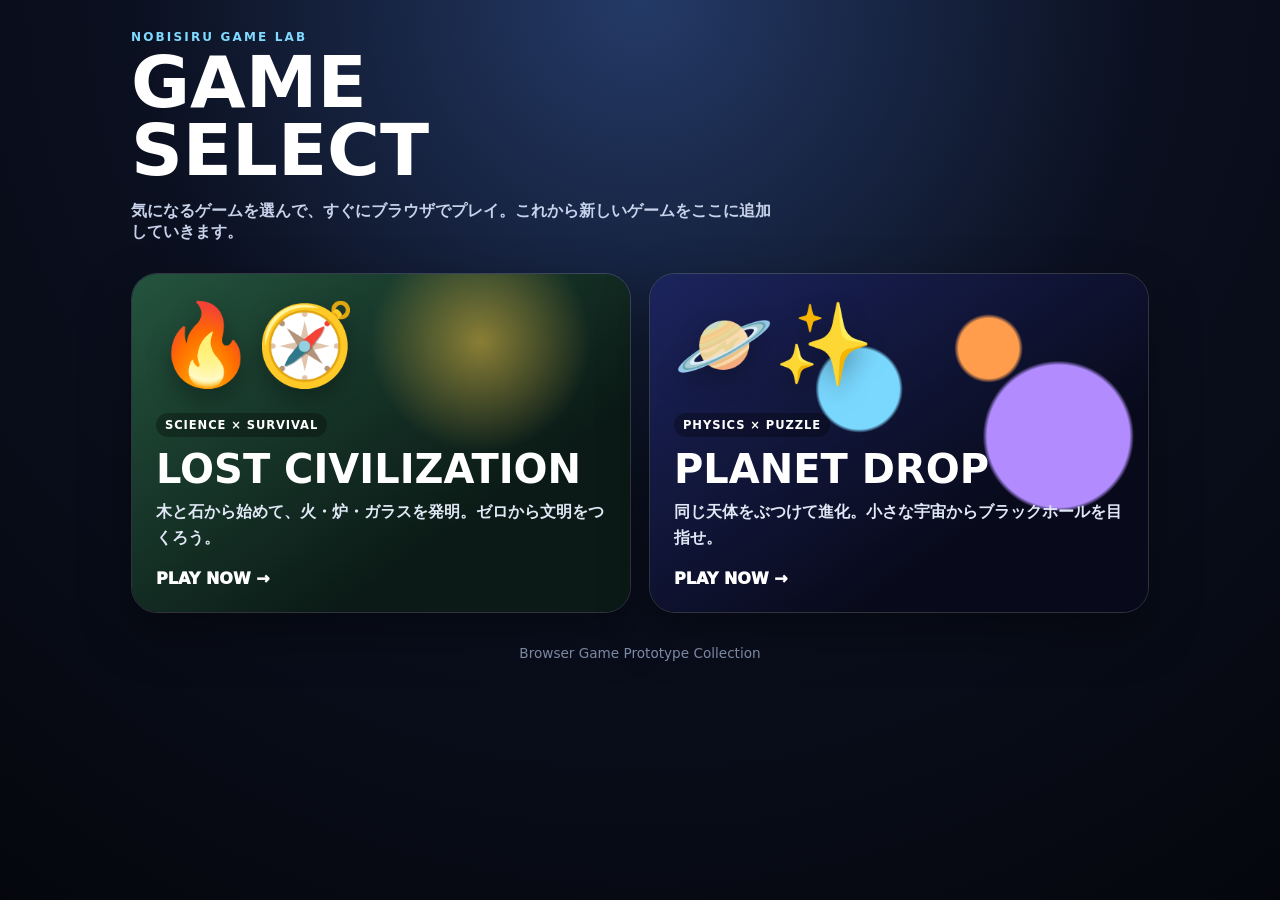
<file: index.html>
<!doctype html>
<html lang="ja">
<head>
  <meta charset="utf-8" />
  <meta name="viewport" content="width=device-width,initial-scale=1,viewport-fit=cover" />
  <meta name="theme-color" content="#0a1020" />
  <title>NOBISIRU GAME LAB</title>
  <style>
    *{box-sizing:border-box}body{margin:0;min-height:100vh;background:radial-gradient(circle at top,#243a67 0,#0b1020 46%,#05070d 100%);color:#fff;font-family:ui-rounded,"Hiragino Maru Gothic ProN","Yu Gothic",system-ui,sans-serif}.wrap{max-width:1050px;margin:auto;padding:30px 16px 50px}.eyebrow{color:#80d9ff;font-weight:900;letter-spacing:.18em;font-size:.75rem;margin:0}.hero h1{font-size:clamp(2rem,8vw,4.5rem);margin:.25rem 0 .4rem;line-height:.95}.hero p:last-child{color:#c7d2ea;font-weight:700;max-width:650px}.games{display:grid;grid-template-columns:repeat(2,minmax(0,1fr));gap:18px;margin-top:30px}.card{position:relative;overflow:hidden;min-height:340px;border-radius:26px;text-decoration:none;color:#fff;padding:24px;display:flex;flex-direction:column;justify-content:flex-end;border:1px solid rgba(255,255,255,.16);box-shadow:0 20px 50px rgba(0,0,0,.35);transition:.2s}.card:hover{transform:translateY(-4px)}.card:active{transform:scale(.98)}.card::before{content:"";position:absolute;inset:0;z-index:0}.card>*{position:relative;z-index:1}.civil::before{background:radial-gradient(circle at 70% 20%,rgba(255,205,70,.5),transparent 25%),linear-gradient(145deg,#24543e,#0b1a16 70%)}.planet::before{background:radial-gradient(circle at 68% 22%,#ff9d4d 0 7%,transparent 8%),radial-gradient(circle at 42% 34%,#7ad8ff 0 11%,transparent 12%),radial-gradient(circle at 82% 48%,#b28cff 0 16%,transparent 17%),linear-gradient(145deg,#1c245e,#080a1b 70%)}.icon{font-size:5rem;margin-bottom:auto;filter:drop-shadow(0 10px 12px rgba(0,0,0,.3))}.tag{display:inline-block;width:max-content;padding:5px 9px;border-radius:999px;background:rgba(0,0,0,.3);font-size:.72rem;font-weight:900;letter-spacing:.08em}.card h2{font-size:clamp(1.6rem,5vw,2.5rem);margin:.55rem 0 .25rem}.card p{margin:.2rem 0;color:#e0e8f5;font-weight:700;line-height:1.6}.play{margin-top:15px;display:inline-flex;align-items:center;gap:8px;font-weight:1000}.footer{text-align:center;color:#8492ad;margin-top:32px;font-size:.85rem}@media(max-width:700px){.wrap{padding-top:22px}.games{grid-template-columns:1fr}.card{min-height:280px}.icon{font-size:4rem}}
  </style>
</head>
<body>
  <main class="wrap">
    <header class="hero">
      <p class="eyebrow">NOBISIRU GAME LAB</p>
      <h1>GAME<br>SELECT</h1>
      <p>気になるゲームを選んで、すぐにブラウザでプレイ。これから新しいゲームをここに追加していきます。</p>
    </header>
    <section class="games" aria-label="ゲーム一覧">
      <a class="card civil" href="lost-civilization/">
        <div class="icon">🔥🧭</div>
        <span class="tag">SCIENCE × SURVIVAL</span>
        <h2>LOST CIVILIZATION</h2>
        <p>木と石から始めて、火・炉・ガラスを発明。ゼロから文明をつくろう。</p>
        <span class="play">PLAY NOW →</span>
      </a>
      <a class="card planet" href="planet-drop/">
        <div class="icon">🪐✨</div>
        <span class="tag">PHYSICS × PUZZLE</span>
        <h2>PLANET DROP</h2>
        <p>同じ天体をぶつけて進化。小さな宇宙からブラックホールを目指せ。</p>
        <span class="play">PLAY NOW →</span>
      </a>
    </section>
    <p class="footer">Browser Game Prototype Collection</p>
  </main>
</body>
</html>
</file>
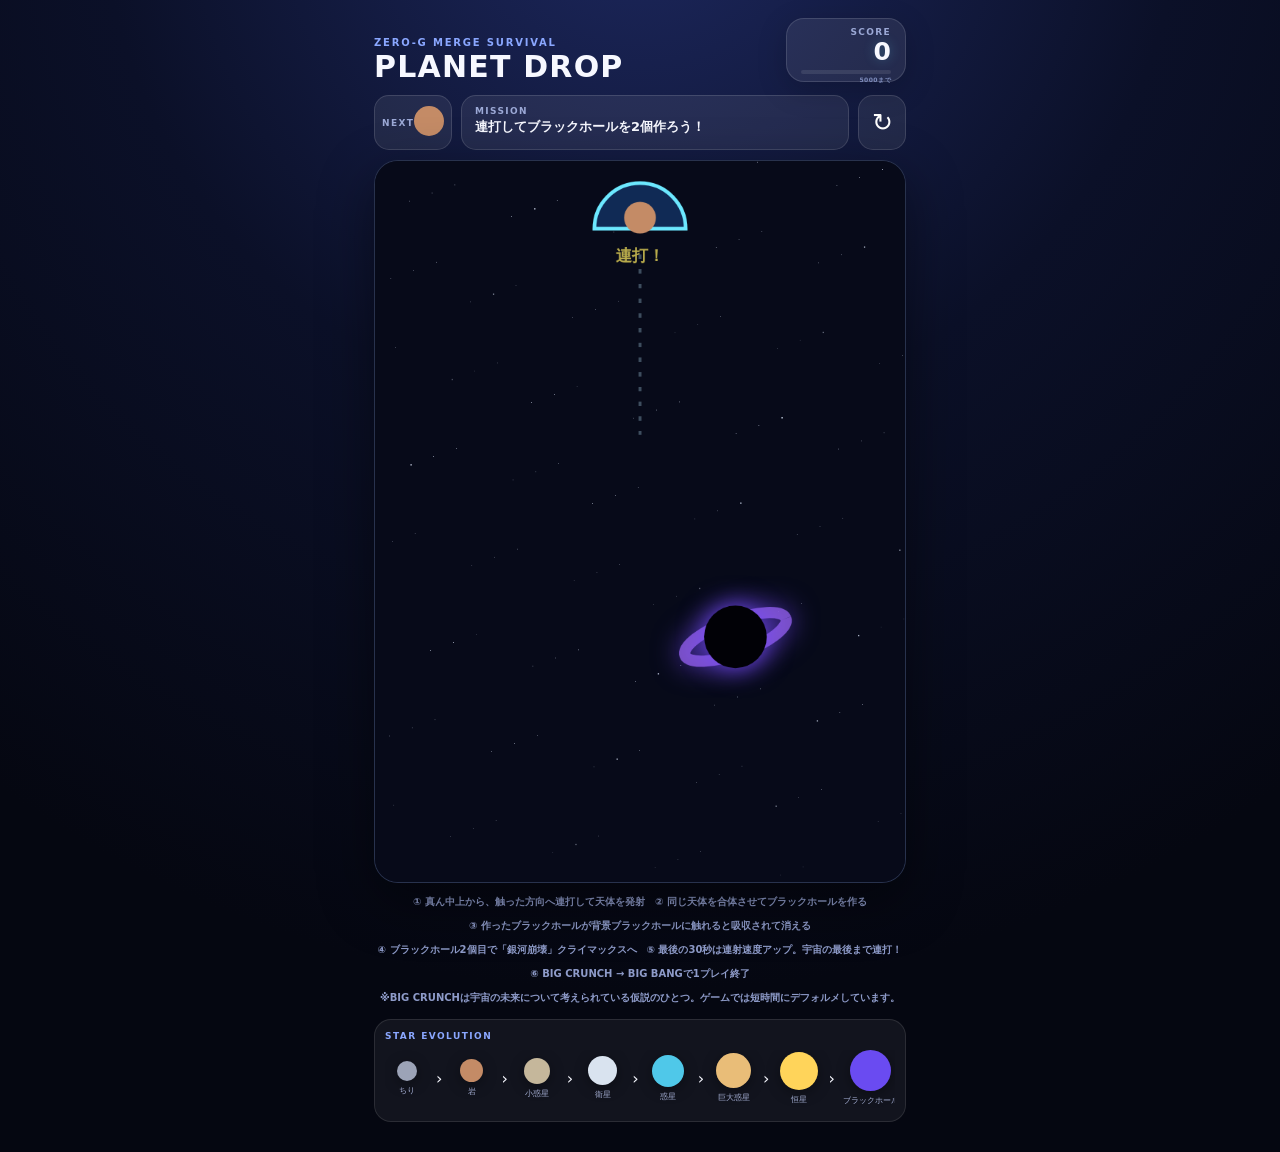
<file: planet-drop/index.html>
<!doctype html><html lang="ja"><head><meta charset="utf-8"><meta name="viewport" content="width=device-width,initial-scale=1,maximum-scale=1,user-scalable=no"><meta name="theme-color" content="#090b1a"><title>PLANET DROP</title><link rel="stylesheet" href="styles.css?v=20260816-score1"></head><body><main class="app"><header class="topbar"><div><div class="eyebrow">ZERO-G MERGE SURVIVAL</div><h1>PLANET DROP</h1></div><div class="scoreBox"><span>SCORE</span><strong id="score">0</strong><div class="scoreProgress"><div id="scoreProgressFill" class="scoreProgressFill"></div><span id="scoreProgressText" class="scoreProgressText">5000まで</span></div></div></header><section class="hud"><div class="nextCard"><span>NEXT</span><div id="nextPreview" class="preview"></div></div><div class="mission"><span>MISSION</span><strong id="missionText">連打してブラックホールを2個作ろう！</strong></div><button id="restartBtn" class="restart" type="button">↻</button></section><section class="gameWrap"><canvas id="game" width="720" height="980"></canvas><div id="scoreMilestone" class="scoreMilestone"><div class="milestoneBurst"></div><div id="milestoneRank" class="milestoneRank">NICE!</div><div id="milestoneTitle" class="milestoneTitle">5000</div><div id="milestoneSub" class="milestoneSub">5000点突破！</div></div><div id="message" class="message hidden"><div class="messageCard"><div class="small">END OF THE UNIVERSE</div><h2>BIG BANG</h2><p>宇宙の最後まで到達！</p><button id="againBtn" type="button">もう一度 宇宙をつくる</button></div></div></section><div class="guide"><span>① 真ん中上から、触った方向へ連打して天体を発射</span><span>② 同じ天体を合体させてブラックホールを作る</span><span>③ 作ったブラックホールが背景ブラックホールに触れると吸収されて消える</span><span>④ ブラックホール2個目で「銀河崩壊」クライマックスへ</span><span>⑤ 最後の30秒は連射速度アップ。宇宙の最後まで連打！</span><span>⑥ BIG CRUNCH → BIG BANGで1プレイ終了</span><span>※BIG CRUNCHは宇宙の未来について考えられている仮説のひとつ。ゲームでは短時間にデフォルメしています。</span></div><section class="evolution"><div class="evoTitle">STAR EVOLUTION</div><div id="evoRow" class="evoRow"></div></section></main><script src="game.js?v=20260815-1310"></script><script src="score-effects.js?v=20260816-score1"></script></body></html>
</file>
<file: planet-drop/styles.css>
*{box-sizing:border-box}html,body{margin:0;min-height:100%;background:radial-gradient(circle at 50% -10%,#1d285f 0,#0b1028 38%,#050711 78%);color:#f7f8ff;font-family:ui-rounded,"SF Pro Rounded","Hiragino Sans",system-ui,sans-serif}body{display:flex;justify-content:center}.app{width:min(100%,560px);padding:18px 14px 30px}.topbar{display:flex;align-items:flex-end;justify-content:space-between;gap:14px}.eyebrow{font-size:10px;letter-spacing:.18em;color:#8aa7ff;font-weight:800}.topbar h1{font-size:30px;line-height:1;margin:4px 0 0;letter-spacing:.04em}.scoreBox{position:relative;min-width:120px;background:rgba(255,255,255,.08);border:1px solid rgba(255,255,255,.13);border-radius:18px;padding:8px 14px 7px;text-align:right;box-shadow:0 8px 30px rgba(0,0,0,.18);overflow:visible}.scoreBox span,.nextCard>span,.mission>span{display:block;font-size:9px;letter-spacing:.15em;color:#9ca9d6;font-weight:800}.scoreBox strong{font-size:25px;text-shadow:0 0 12px rgba(103,226,255,.25)}.scoreBox.scorePunch{animation:scorePunch .34s cubic-bezier(.2,1.7,.4,1)}@keyframes scorePunch{0%{transform:scale(1)}45%{transform:scale(1.16);filter:brightness(1.8)}100%{transform:scale(1)}}.scoreProgress{position:relative;height:4px;margin-top:4px;border-radius:99px;background:#ffffff18;overflow:visible}.scoreProgressFill{height:100%;width:0;border-radius:99px;background:linear-gradient(90deg,#63eaff,#ffe85d,#ff79d7);box-shadow:0 0 8px #68eaff;transition:width .3s ease}.scoreProgressText{position:absolute!important;right:0;top:6px!important;font-size:6px!important;letter-spacing:.08em!important;color:#7f8dbd!important;white-space:nowrap}.scorePop{position:absolute;right:9px;top:38px;z-index:40;color:#8ff4ff;font-size:17px;font-weight:1000;text-shadow:0 0 14px #2bdfff;pointer-events:none;animation:scorePop .85s ease-out forwards}.scorePop.big{font-size:25px;color:#ffe966;text-shadow:0 0 16px #ff9b26}@keyframes scorePop{0%{opacity:0;transform:translateY(8px) scale(.6)}22%{opacity:1;transform:translateY(-5px) scale(1.15)}100%{opacity:0;transform:translateY(-42px) scale(.9)}}.hud{display:grid;grid-template-columns:78px 1fr 48px;gap:9px;margin:13px 0 10px}.nextCard,.mission,.restart{min-height:55px;border:1px solid rgba(255,255,255,.13);background:rgba(255,255,255,.075);border-radius:15px}.nextCard{display:flex;align-items:center;justify-content:space-around;padding:7px}.preview{width:34px;height:34px}.mission{padding:10px 13px}.mission strong{font-size:13px;line-height:1.35}.restart{color:#fff;font-size:25px;cursor:pointer}.gameWrap{position:relative;border-radius:24px;overflow:hidden;border:1px solid rgba(154,185,255,.22);box-shadow:0 18px 55px rgba(0,0,0,.45),inset 0 0 40px rgba(105,135,255,.08);background:#080b1b}.scoreMilestone{position:absolute;z-index:35;inset:0;display:flex;flex-direction:column;align-items:center;justify-content:center;pointer-events:none;opacity:0;transform:scale(.55);filter:blur(8px)}.scoreMilestone.show{animation:milestoneShow 1.5s cubic-bezier(.15,.8,.2,1)}@keyframes milestoneShow{0%{opacity:0;transform:scale(.4) rotate(-4deg);filter:blur(12px)}12%{opacity:1;transform:scale(1.18) rotate(1deg);filter:blur(0)}35%{opacity:1;transform:scale(1);filter:blur(0)}78%{opacity:1;transform:scale(1);filter:blur(0)}100%{opacity:0;transform:scale(1.45);filter:blur(4px)}}.milestoneBurst{position:absolute;width:150px;height:150px;border-radius:50%;border:9px solid #77eaff;box-shadow:0 0 35px #46dcff,0 0 100px #8b4dff,inset 0 0 60px #fff4;animation:burstRing .75s ease-out infinite alternate}.scoreMilestone.mega .milestoneBurst{border-color:#ffe96b;box-shadow:0 0 45px #ffdd35,0 0 130px #ff4ad8,inset 0 0 70px #fff8}@keyframes burstRing{from{transform:scale(.7);opacity:.9}to{transform:scale(2.4);opacity:0}}.milestoneRank{position:relative;color:#9cecff;font-size:17px;font-weight:1000;letter-spacing:.28em;text-shadow:0 0 15px #5bdcff}.milestoneTitle{position:relative;margin-top:2px;font-size:74px;line-height:.95;font-weight:1000;color:#fff;text-shadow:0 0 8px #fff,0 0 28px #6de8ff,0 7px 0 #46218c;letter-spacing:-.05em}.milestoneSub{position:relative;margin-top:10px;padding:6px 16px;border-radius:999px;background:#06091dcc;border:1px solid #ffffff55;color:#ffe85f;font-size:17px;font-weight:1000;letter-spacing:.12em;text-shadow:0 0 10px #ff9b00}.scoreMilestone.mega .milestoneTitle{color:#fff7ad;text-shadow:0 0 10px #fff,0 0 35px #ffcf2d,0 8px 0 #9a154f}.milestoneFlash .gameWrap{animation:wrapFlash .5s ease-out}@keyframes wrapFlash{0%{box-shadow:0 0 0 #fff,inset 0 0 0 #fff}20%{box-shadow:0 0 65px #9deeff,inset 0 0 110px #fff9}100%{box-shadow:0 18px 55px rgba(0,0,0,.45),inset 0 0 40px rgba(105,135,255,.08)}}canvas{width:100%;height:auto;display:block;touch-action:none}.message{position:absolute;inset:0;display:grid;place-items:center;background:rgba(3,5,14,.73);backdrop-filter:blur(6px)}.message.hidden{display:none}.messageCard{width:80%;padding:27px;text-align:center;border:1px solid rgba(255,255,255,.2);background:linear-gradient(180deg,rgba(28,35,77,.95),rgba(8,11,29,.96));border-radius:24px}.messageCard .small{font-size:9px;letter-spacing:.2em;color:#ff9cab;font-weight:900}.messageCard h2{font-size:30px;margin:7px 0}.messageCard p{color:#cdd4ef}.messageCard button{border:0;border-radius:14px;padding:12px 22px;font-weight:900;font-size:15px;background:#fff;color:#10142e}.guide{display:flex;justify-content:center;gap:10px;flex-wrap:wrap;padding:12px 2px 7px;color:#8e9bc9;font-size:10px;font-weight:700}.evolution{margin-top:7px;padding:11px 10px 12px;background:rgba(255,255,255,.055);border:1px solid rgba(255,255,255,.1);border-radius:17px;overflow:hidden}.evoTitle{font-size:9px;letter-spacing:.16em;color:#8aa7ff;font-weight:900;margin-bottom:9px}.evoRow{display:flex;align-items:center;gap:8px;overflow-x:auto;padding-bottom:3px}.evoItem{flex:0 0 auto;text-align:center;min-width:43px}.evoDot{margin:auto;display:grid;place-items:center;filter:drop-shadow(0 3px 7px rgba(0,0,0,.35))}.evoItem span{display:block;margin-top:4px;font-size:8px;color:#aab4da;white-space:nowrap}@media(max-width:380px){.topbar h1{font-size:25px}.scoreBox{min-width:105px}.app{padding-left:9px;padding-right:9px}.guide{gap:7px;font-size:9px}.milestoneTitle{font-size:58px}.milestoneSub{font-size:14px}}
</file>
